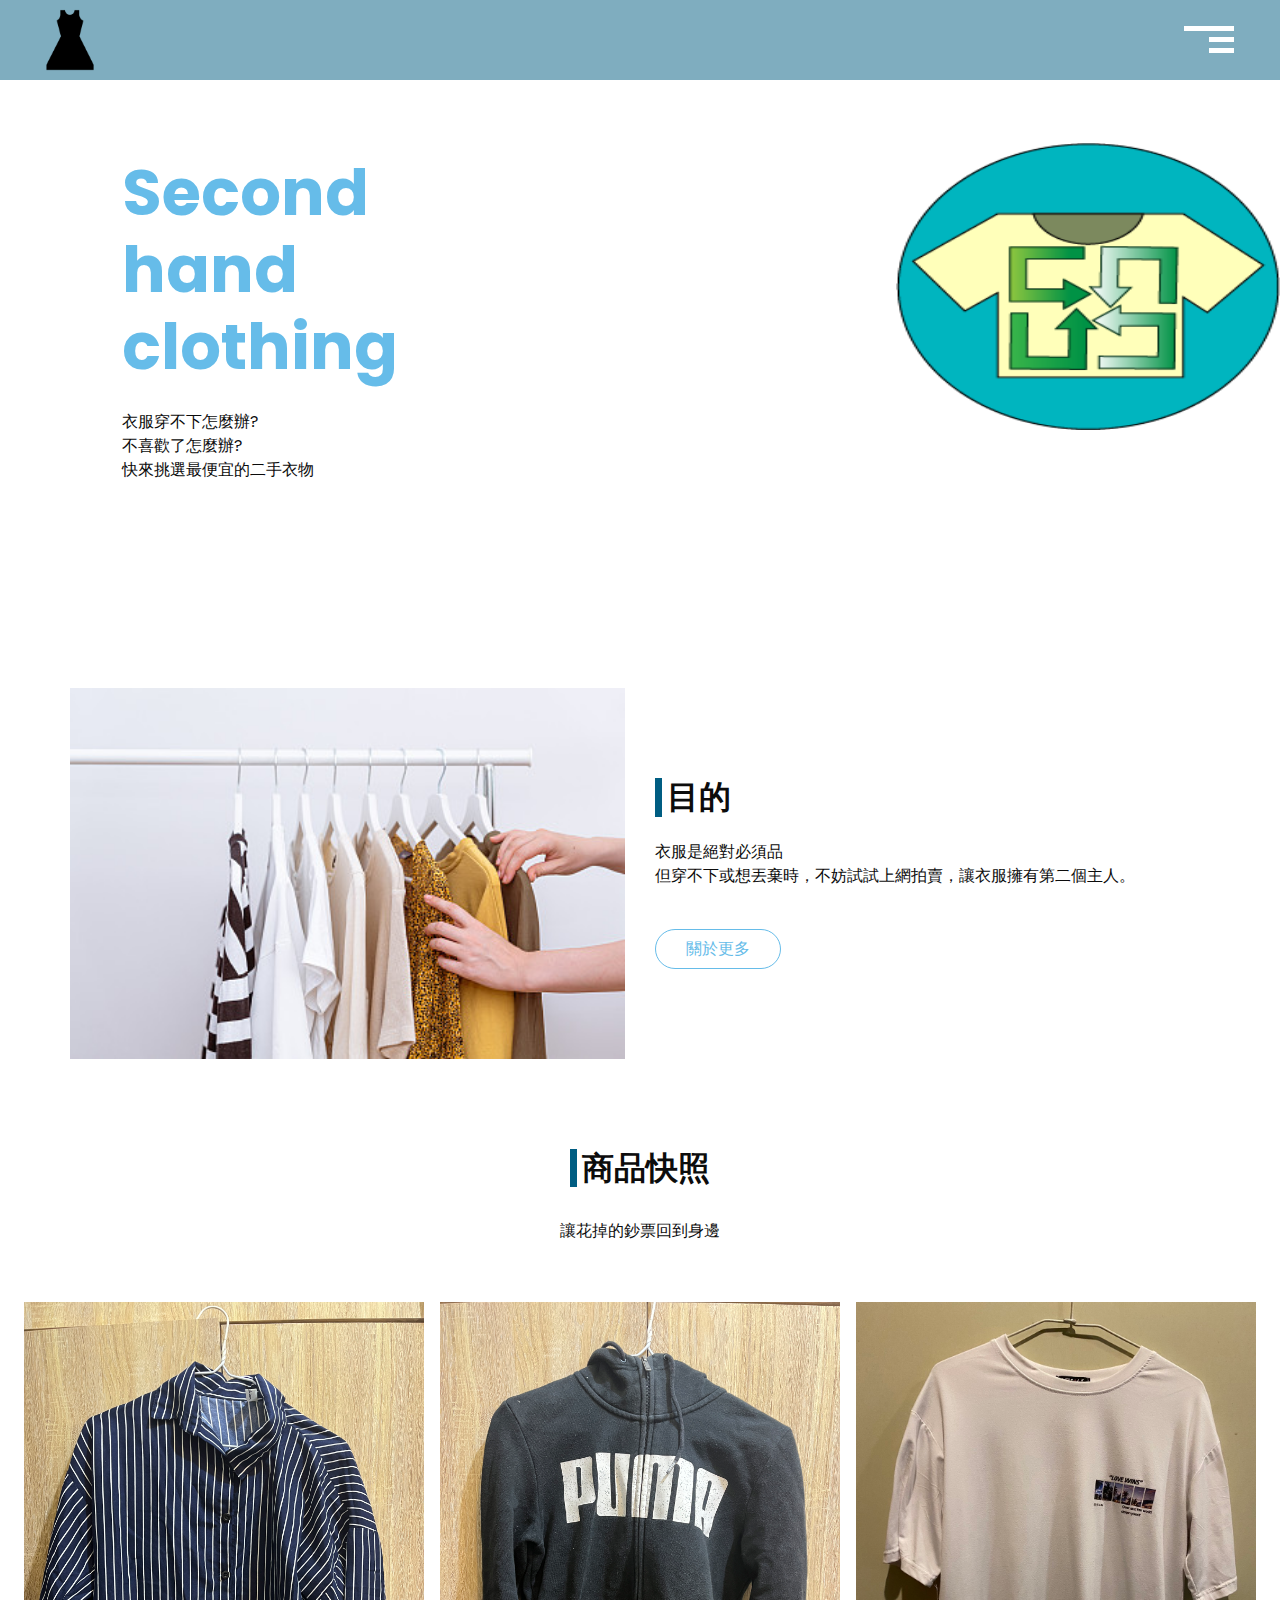
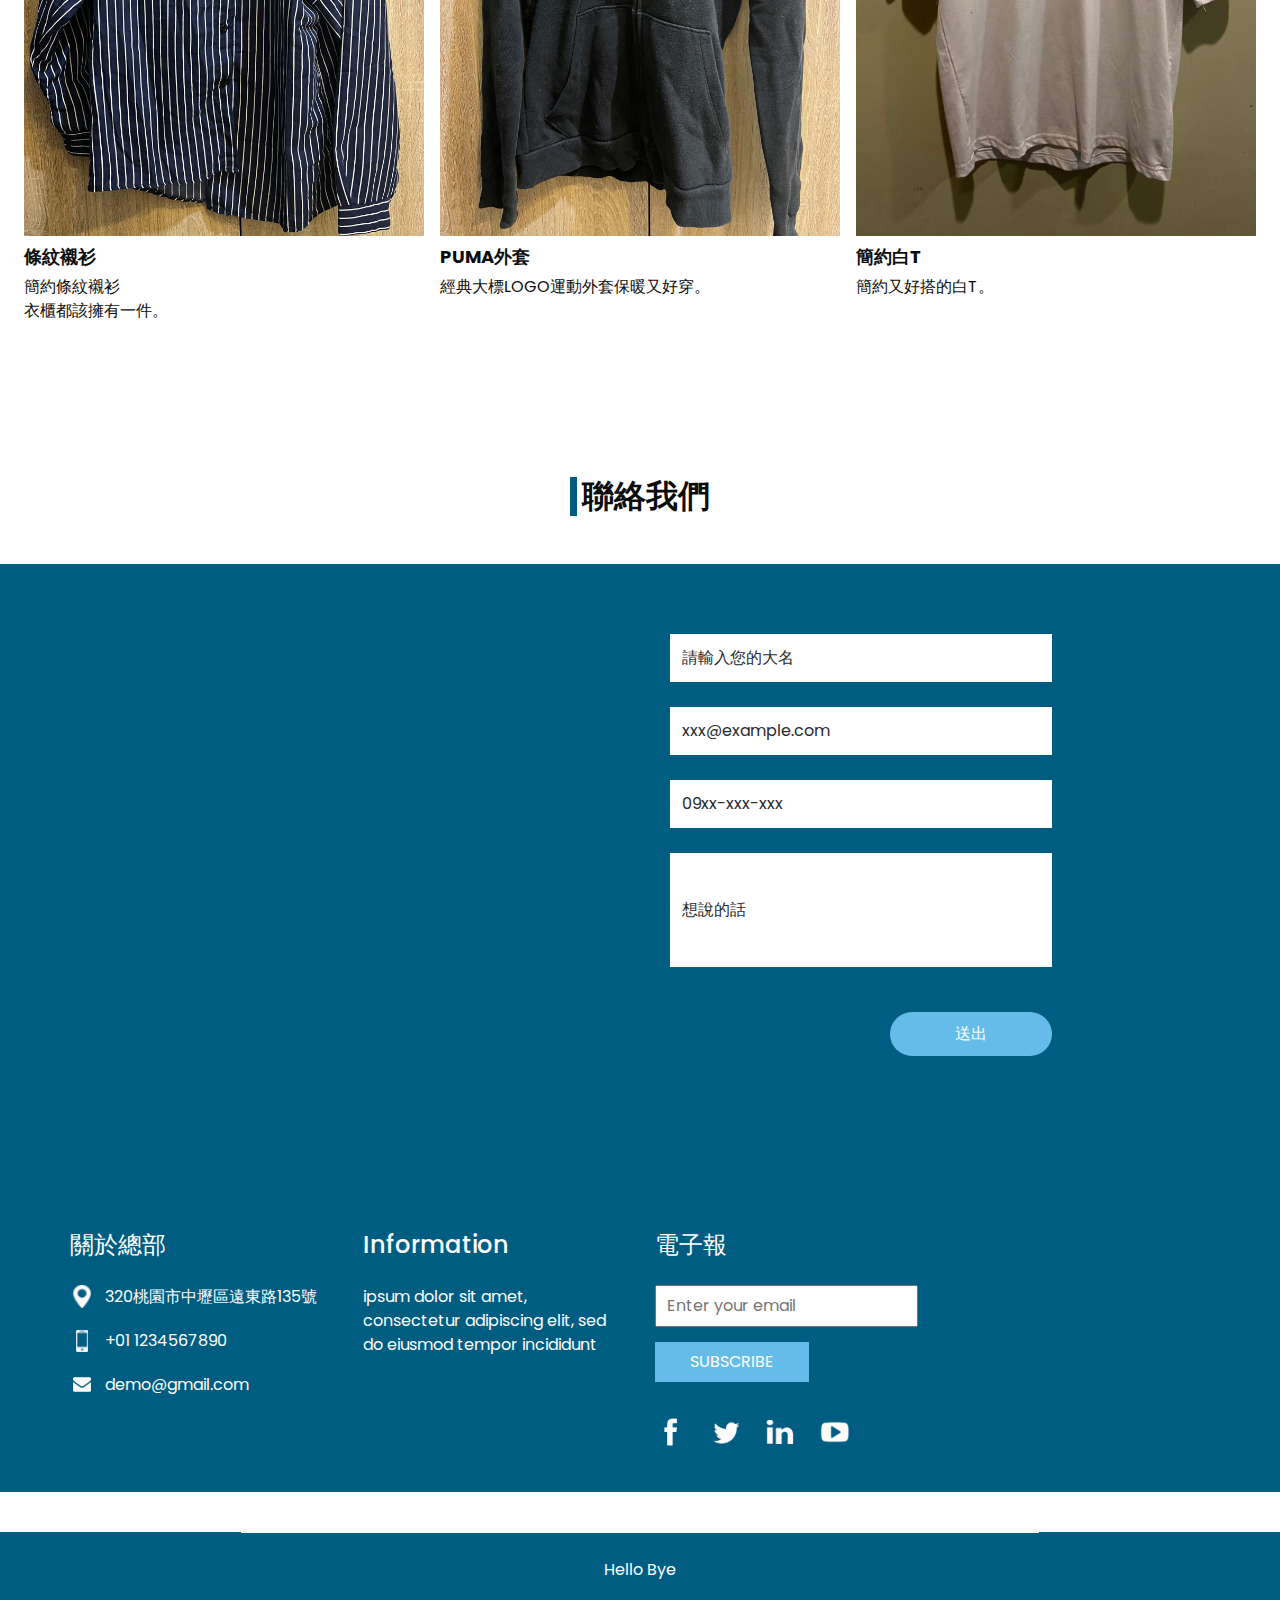
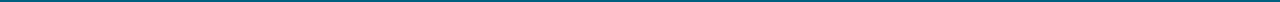
<file: HW2/index.html>
<!DOCTYPE html>
<html>

<head>
  <!-- Basic -->
  <meta charset="utf-8" />
  <meta http-equiv="X-UA-Compatible" content="IE=edge" />
  <!-- Mobile Metas -->
  <meta name="viewport" content="width=device-width, initial-scale=1, shrink-to-fit=no" />
  <!-- Site Metas -->
  <meta name="keywords" content="" />
  <meta name="description" content="" />
  <meta name="author" content="" />
  
  <link rel="icon" href="images/6.ico" type="image/x-icon" / >
  <title>二手衣服拍賣</title>
  

  <!-- bootstrap core css -->
  <link rel="stylesheet" type="text/css" href="css/bootstrap.css" />

  <!-- fonts style -->
  <link href="https://fonts.googleapis.com/css?family=Poppins:400,700|Raleway:400,700&display=swap" rel="stylesheet">
  <!-- Custom styles for this template -->
  <link href="css/style.css" rel="stylesheet" />
  <!-- responsive style -->
  <link href="css/responsive.css" rel="stylesheet" />
  <style>
  @media only screen and (device-width: 375px) {
        body { background-color: black; }
/* 2532x1170 pixels at 460ppi */}
  @media screen and (device-width: 390px) and (device-height: 844px) 
    and (-webkit-device-pixel-ratio: 3) 
    {
      body {background-color: black;
            color: white;
        
      }
    }
</style>
  
</head>

<body>
  <div class="hero_area">
    <!-- header section strats -->
    <header class="header_section">
      <div class="container-fluid">
        <nav class="navbar navbar-expand-lg custom_nav-container">
          <a class="navbar-brand" href="index.html">
            <img src="images/圖標.png" alt="" />
          </a>
          <div class="navbar-collapse" id="">
            

            <div class="custom_menu-btn">
              <button onclick="openNav()">
                <span class="s-1">

                </span>
                <span class="s-2">

                </span>
                <span class="s-3">

                </span>
              </button>
            </div>
            <div id="myNav" class="overlay">
              <div class="overlay-content">
                <a href="index.html">HOME</a>
                <a href="about.html">ABOUT</a>
              <!--  <a href="house.html">HOUSE</a> -->
                
                <a href="contact.html">CONTACT US</a>
                <a href="aaa.html">COMMODITY</a>
              </div>
            </div>
          </div>
        </nav>
      </div>
    </header>
    <!-- end header section -->
    <!-- slider section -->
    <section class="slider_section ">
      <div class="container-fluid">
        <div class="row">
          <div class="col-md-4 offset-md-1">
            <div class="detail-box">
              <h1>
                
				Second<br>
                hand clothing
              </h1>
              <p>
                衣服穿不下怎麼辦? <br>
                不喜歡了怎麼辦?<br>
                快來挑選最便宜的二手衣物<br>
                
              </p>
             
                
              </div>
            </div>
          </div>
        </div>
      </div>
    </section>
    <!-- end slider section -->
  </div>

 
  

      


	</div>
   
  </section>

 <!-- <div class="ibox">
      <iframe width="640" height="360" src="https://naozhong.tw/embed/jishiqi/#date=2022-11-30T23:55:00&digital=0&theme=0&color=4&ampm=0&sound=xylophone" frameborder="0" allowfullscreen></iframe>
  </div>
</div> -->

 
 <!-- about section -->

  <section class="about_section layout_padding-bottom">
    <!--<div class="square-box">
      <img src="images/square.png" alt="">
    </div> -->
    <div class="container">
      <div class="row">
        <div class="col-md-6">
          <div class="img-box">
            <img src="images/挑衣服.jpg.jpg" alt="">
          </div>
        </div>
        <div class="col-md-6">
          <div class="detail-box">
            <div class="heading_container">
              <h2>
                目的
              </h2>
            </div>
            <p>
			 衣服是絕對必須品<br>
			但穿不下或想丟棄時，不妨試試上網拍賣，讓衣服擁有第二個主人。	
              
            </p>
            <a href="about.html">
              關於更多
            </a>
          </div>
        </div>
      </div>
    </div>
  </section>

  <!-- end about section -->
  
  
  

  <!-- sale section -->

  <section class="sale_section layout_padding-bottom">
    <div class="container-fluid">
      <div class="heading_container">
        <h2>
          商品快照
        
        </h2>
        <p>
		<br>
          讓花掉的鈔票回到身邊
        </p>
      </div>
      <div class="sale_container">
        <div class="box">
          <div class="img-box">
            <img src="images/襯衫.JPG" alt="">
          </div>
          <div class="detail-box">
            <h6>
              條紋襯衫
            </h6>
            <p>
              簡約條紋襯衫<br>
			  衣櫃都該擁有一件。
            </p>
          </div>
        </div>
        <div class="box">
          <div class="img-box">
            <img src="images/外套.JPG" alt="">
          </div>
          <div class="detail-box">
            <h6>
              PUMA外套
            </h6>
            <p>
              經典大標LOGO運動外套保暖又好穿。
            </p>
          </div>
        </div>
        <div class="box">
          <div class="img-box">
            <img src="images/白踢.JPG" alt="">
          </div>
          <div class="detail-box">
            <h6>
              簡約白T
            </h6>
            <p>
              簡約又好搭的白T。
            </p>
          </div>
        </div>
      <!--  <div class="box">
          <div class="img-box">
            <img src="images/s-4.jpg" alt="">
          </div>
          <div class="detail-box">
            <h6>
              apertments house
            </h6>
            <p>
              There are many variations of passages of Lorem Ipsum available, but
            </p>
          </div>
        </div>
        <div class="box">
          <div class="img-box">
            <img src="images/s-5.jpg" alt="">
          </div>
          <div class="detail-box">
            <h6>
              apertments house
            </h6>
            <p>
              There are many variations of passages of Lorem Ipsum available, but
            </p>
          </div>
        </div>
        <div class="box">
          <div class="img-box">
            <img src="images/s-6.jpg" alt="">
          </div>
          <div class="detail-box">
            <h6>
              apertments house
            </h6>
            <p>
              There are many variations of passages of Lorem Ipsum available, but
            </p>
          </div>
        </div>
      </div>  
      <div class="btn-box">
        <a href="">
          Find More
        </a>
      </div>
    </div>-->
  </section>  

  <!-- end sale section -->

  <!-- price section -->

 
  

  <!-- contact section -->

  <section class="contact_section ">
    <div class="container">
      <div class="heading_container">
        <h2>
          聯絡我們
        </h2>
      </div>
    </div>
    <div class="container-fluid">
      <div class="row">
        <div class="col-md-6 px-0">
          <div class="map_container">
            <div class="map-responsive">
			  <iframe src="https://www.google.com/maps/embed?pb=!1m18!1m12!1m3!1d3616.87632351995!2d121.26125351432229!3d24.970322146996665!2m3!1f0!2f0!3f0!3m2!1i1024!2i768!4f13.1!3m3!1m2!1s0x34681f5490d43fcd%3A0x186eb5a7e52b332b!2z5YWD5pm65aSn5a24!5e0!3m2!1szh-TW!2stw!4v1667426917837!5m2!1szh-TW!2stw" width="600" height="450" style="border:0;" allowfullscreen="" loading="lazy" referrerpolicy="no-referrer-when-downgrade"></iframe>
            </div>
          </div>
        </div>
        <div class="col-lg-4 col-md-5 ">
          <div class="form_container">
            <form action="">
              <div>
                <input type="text" placeholder="請輸入您的大名" />
              </div>
              <div>
                <input type="email" placeholder="xxx@example.com" />
              </div>
              <div>
                <input type="text" placeholder="09xx-xxx-xxx" />
              </div>
              <div>
                <input type="text" class="message-box" placeholder="想說的話" />
              </div>
              <div class="d-flex ">
                <button>
                  送出
                </button>
              </div>
            </form>
          </div>
        </div>

      </div>
    </div>
  </section>

  <!-- end contact section -->



  <!-- info section -->
  <section class="info_section ">
    <div class="container">
      <div class="row">
        <div class="col-md-3">
          <div class="info_contact">
            <h5>
              關於總部
            </h5>
            <div>
              <div class="img-box">
                <img src="images/location.png" width="18px" alt="">
              </div>
              <p>
                320桃園市中壢區遠東路135號
              </p>
            </div>
            <div>
              <div class="img-box">
                <img src="images/phone.png" width="12px" alt="">
              </div>
              <p>
                +01 1234567890
              </p>
            </div>
            <div>
              <div class="img-box">
                <img src="images/mail.png" width="18px" alt="">
              </div>
              <p>
                demo@gmail.com
              </p>
            </div>
          </div>
        </div>
        <div class="col-md-3">
          <div class="info_info">
            <h5>
              Information
            </h5>
            <p>
              ipsum dolor sit amet, consectetur adipiscing elit, sed do eiusmod tempor incididunt
            </p>
          </div>
        </div>

        
        <div class="col-md-3">
          <div class="info_form ">
            <h5>
              電子報
            </h5>
            <form action="">
              <input type="email" placeholder="Enter your email">
              <button>
                Subscribe
              </button>
            </form>
            <div class="social_box">
              <a href="">
                <img src="images/fb.png" alt="">
              </a>
              <a href="">
                <img src="images/twitter.png" alt="">
              </a>
              <a href="">
                <img src="images/linkedin.png" alt="">
              </a>
              <a href="">
                <img src="images/youtube.png" alt="">
              </a>
            </div>
          </div>
        </div>
      </div>
    </div>
  </section>

  <!-- end info_section -->


  <!-- footer section -->
  <section class="container-fluid footer_section ">
    <div class="container">
      <p>
        Hello
         Bye
      </p>
    </div>
  </section>
  <!-- end  footer section -->


  <script type="text/javascript" src="js/jquery-3.4.1.min.js"></script>
  <script type="text/javascript" src="js/bootstrap.js"></script>
  <script type="text/javascript" src="js/custom.js"></script>


</body>

</html>
</file>
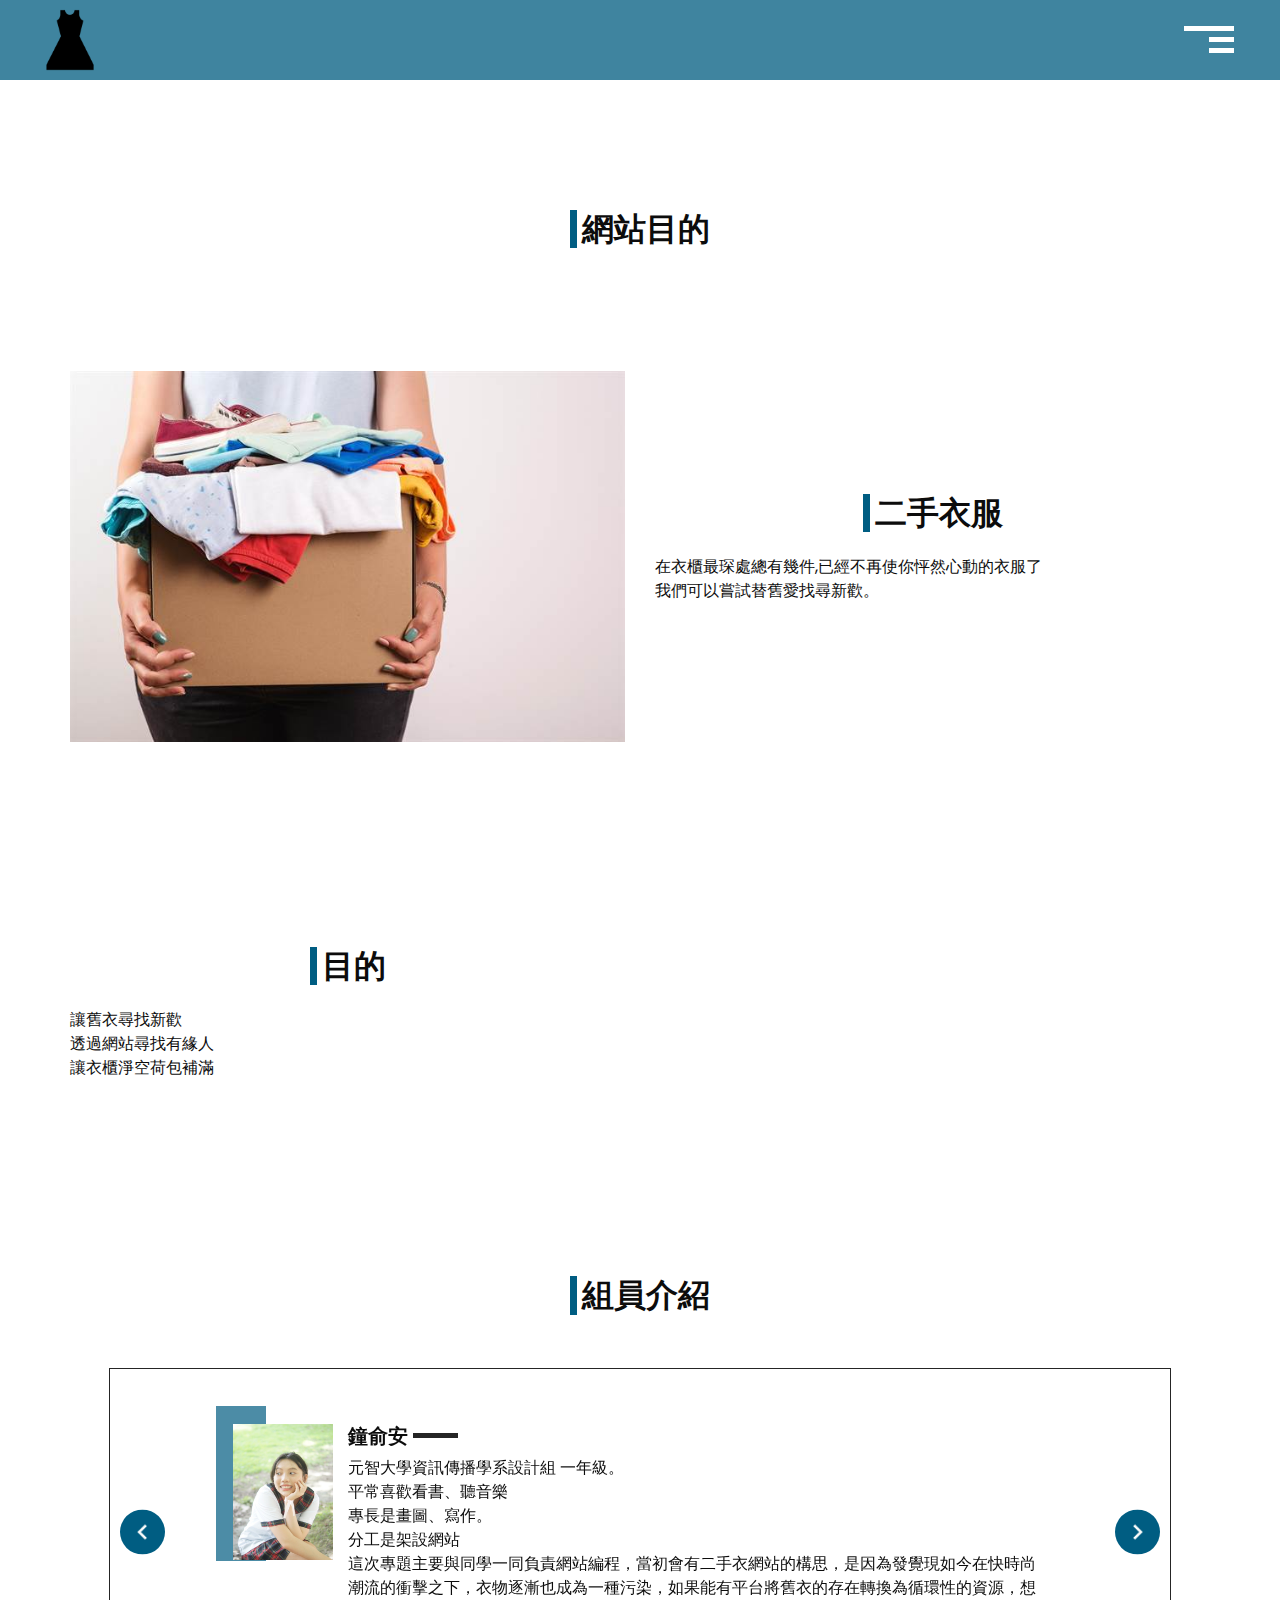
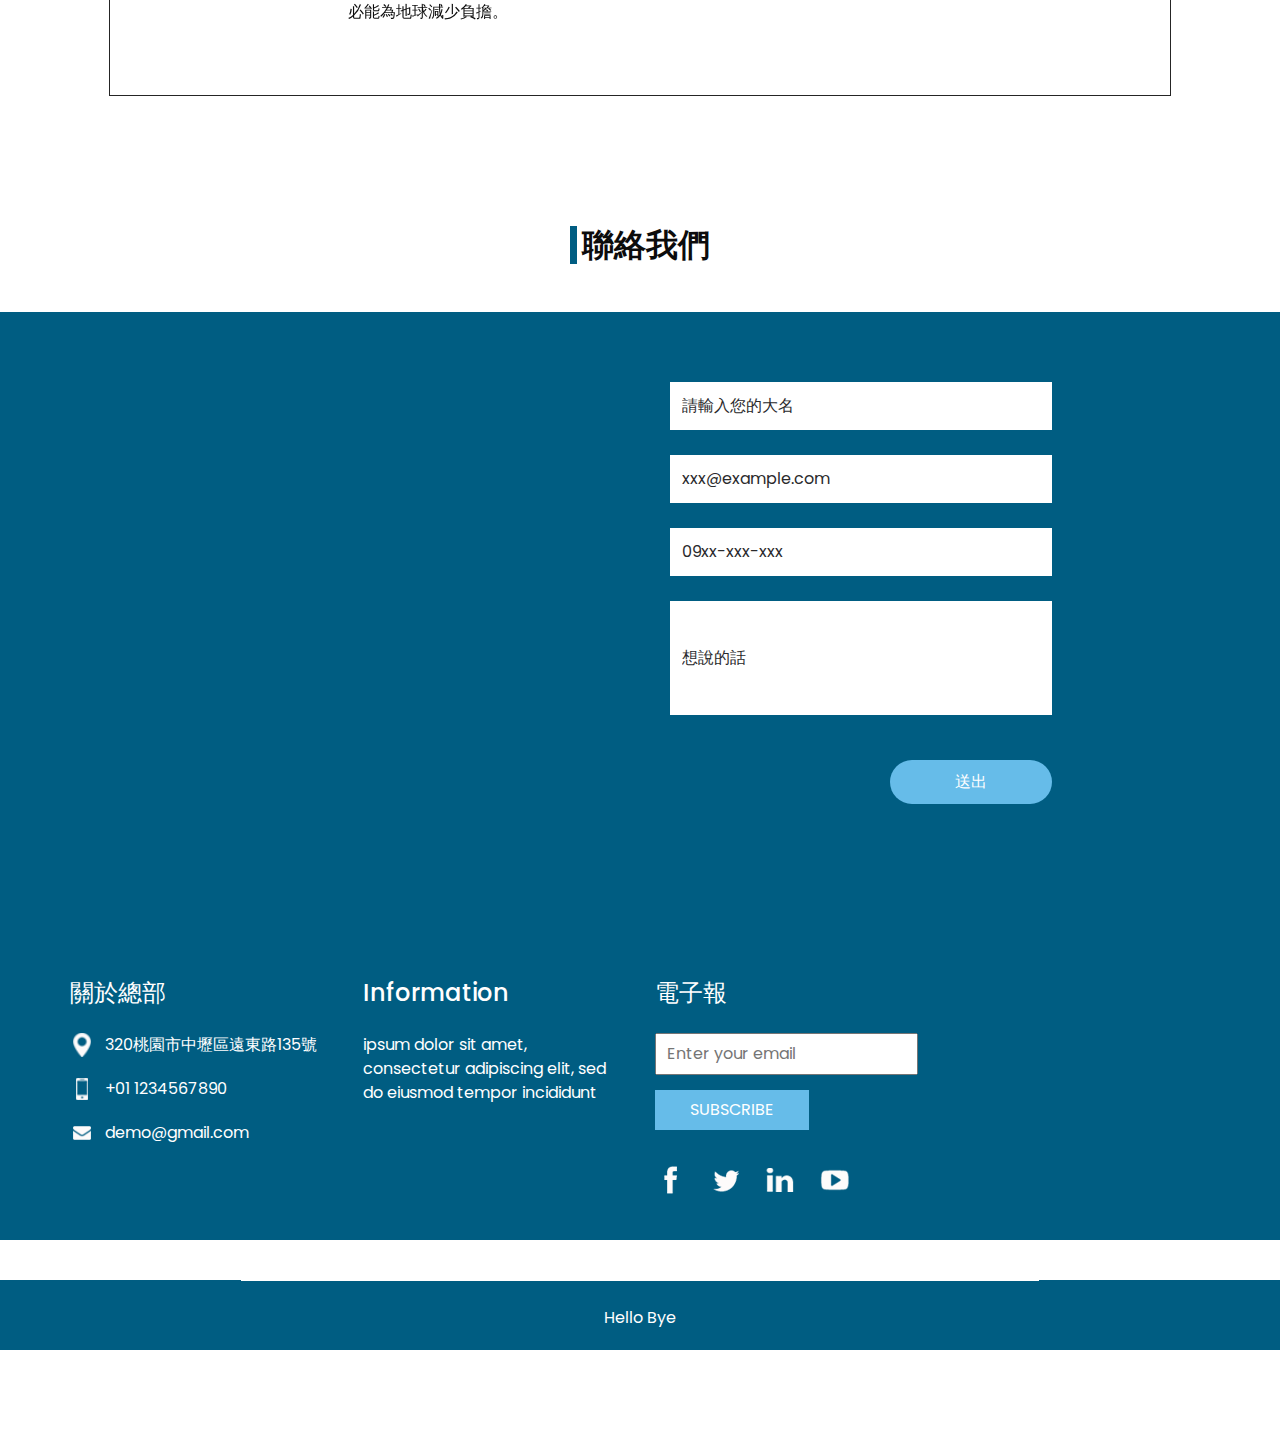
<file: HW2/about.html>
<!DOCTYPE html>
<html>

<head>
  <!-- Basic -->
  <meta charset="utf-8" />
  <meta http-equiv="X-UA-Compatible" content="IE=edge" />
  <!-- Mobile Metas -->
  <meta name="viewport" content="width=device-width, initial-scale=1, shrink-to-fit=no" />
  <!-- Site Metas -->
  <meta name="keywords" content="" />
  <meta name="description" content="" />
  <meta name="author" content="" />

  <link rel="icon" href="images/6.ico" type="image/x-icon" / >
  <title>ABOUT </title>


  <!-- bootstrap core css -->
  <link rel="stylesheet" type="text/css" href="css/bootstrap.css" />

  <!-- fonts style -->
  <link href="https://fonts.googleapis.com/css?family=Poppins:400,700|Raleway:400,700&display=swap" rel="stylesheet">
  <!-- Custom styles for this template -->
  <link href="css/style.css" rel="stylesheet" />
  <!-- responsive style -->
  <link href="css/responsive.css" rel="stylesheet" />
</head>

<body class="sub_page">
  <div class="hero_area">
    <!-- header section strats -->
    <header class="header_section">
      <div class="container-fluid">
        <nav class="navbar navbar-expand-lg custom_nav-container">
          <a class="navbar-brand" href="index.html">
            <img src="images/圖標.png" alt="" />
          </a>
          <div class="navbar-collapse" id="">

            <div class="custom_menu-btn">
              <button onclick="openNav()">
                <span class="s-1">

                </span>
                <span class="s-2">

                </span>
                <span class="s-3">

                </span>
              </button>
            </div>
            <div id="myNav" class="overlay">
              <div class="overlay-content">
                <a href="index.html">HOME</a>
                <a href="about.html">ABOUT</a>
              
                <a href="contact.html">CONTACT US</a>
                <a href="aaa.html">COMMODITY</a>
              </div>
            </div>
          </div>
        </nav>
      </div>
    </header>
    <!-- end header section -->
  </div>


  <!-- about section -->

<section class="price_section layout_padding">
    <div class="container">
      <div class="heading_container">
        <h2>
          網站目的
        </h2>
		</div>
		</div>
  <section class="about_section layout_padding-bottom">
    <div class="container">
      <div class="row">
        <div class="col-md-6">
          <div class="img-box">
            <img src="images/抱衣服.jpg" alt="">
          </div>
        </div>
        <div class="col-md-6">
          <div class="detail-box">
            <div class="heading_container">
              <h2>
                二手衣服
              </h2>
            </div>
            <p>
            在衣櫃最琛處總有幾件,已經不再使你怦然心動的衣服了 <br>
			 我們可以嘗試替舊愛找尋新歡。
            </p>
           
          </div>
        </div>
      </div>
    </div>
  </section>

  <!-- end about section -->
  
  
  
  <!-- about section -->
  
<section class="about_section layout_padding-bottom">
    <div class="container">
      <div class="row">
        <div class="col-md-6">
          <div class="detail-box">
            <div class="heading_container">
              <h2>
               目的
              </h2>
            </div>
            <p>
            
              讓舊衣尋找新歡<br>
			透過網站尋找有緣人<br>
      讓衣櫃淨空荷包補滿<br>
       </p>
            
       
        </div>
      </div>
    </div>
  </section>
  
  
   <!-- end about section -->
   <!-- client secction -->

  <section class="client_section layout_padding">
    <div class="container-fluid">
      <div class="heading_container">
        <h2>
          組員介紹
        </h2>
		
      </div>
	  
      <div class="client_container">
        <div id="carouselExampleControls" class="carousel slide" data-ride="carousel">
          <div class="carousel-inner">
            <div class="carousel-item active">
              <div class="box">
                <div class="img-box">
                  <img src="images/安.jpg" alt="">
                </div>
                <div class="detail-box">
                  <h5>
                    <span>鐘俞安</span>
                    <hr>
                  </h5>
                  <p>
                      元智大學資訊傳播學系設計組 一年級。<br>
                      平常喜歡看書、聽音樂<br>
                      專長是畫圖、寫作。<br>
                      分工是架設網站<br>
                      這次專題主要與同學一同負責網站編程，當初會有二手衣網站的構思，是因為發覺現如今在快時尚潮流的衝擊之下，衣物逐漸也成為一種污染，如果能有平台將舊衣的存在轉換為循環性的資源，想必能為地球減少負擔。<br>
                  </p>
                </div>
              </div>
            </div>
            <div class="carousel-item">
              <div class="box">
                <div class="img-box">
                  <img src="images/415013.jpg" alt="">
                </div>
                <div class="detail-box">
                  <h5>
                    <span>蔡亞潔</span>
                    <hr>
                  </h5>
                  <p>
                    資訊傳播學系3A，擅長美術。<br>
                    分工:影片錄製。<br>
                  </p>
                </div>
              </div>
            </div>
            <div class="carousel-item">
              <div class="box">
                <div class="img-box">
                  <img src="images/22.jpg" alt="">
                </div>
                <div class="detail-box">
                  <h5>
                    <span>張耘嘉</span>
                    <hr>
                  </h5>
                  <p>
                    資訊傳播學系4B，擅長文案及攝影。<br>
                    分工:上傳程式碼與簡報。<br>
                  </p>
                </div>
              </div>
            </div>
            <div class="carousel-item">
              <div class="box">
                <div class="img-box">
                  <img src="images/周.jpg" alt="">
                </div>
                <div class="detail-box">
                  <h5>
                    <span>周芷舲</span>
                    <hr>
                  </h5>
                  <p>
                    元智大學 資訊傳播學系設計組 一年級<br>
                    專長:畫插畫<br>
                    分工:架設網站<br>
                    想架設一個實用性高的網站，舊衣回收不但能減輕衣櫃負擔，還可以幫衣服找到第二個家。
                  </p>
                </div>
              </div>
            </div>
          </div>
          <a class="carousel-control-prev" href="#carouselExampleControls" role="button" data-slide="prev">
            <span class="sr-only">Previous</span>
          </a>
          <a class="carousel-control-next" href="#carouselExampleControls" role="button" data-slide="next">
            <span class="sr-only">Next</span>
          </a>
        </div>

      </div>
    </div>
  </section>

  <!-- end client section -->


   <section class="contact_section ">
    <div class="container">
      <div class="heading_container">
        <h2>
          聯絡我們
        </h2>
      </div>
    </div>
    <div class="container-fluid">
      <div class="row">
        <div class="col-md-6 px-0">
          <div class="map_container">
            <div class="map-responsive">
			  <iframe src="https://www.google.com/maps/embed?pb=!1m18!1m12!1m3!1d3616.87632351995!2d121.26125351432229!3d24.970322146996665!2m3!1f0!2f0!3f0!3m2!1i1024!2i768!4f13.1!3m3!1m2!1s0x34681f5490d43fcd%3A0x186eb5a7e52b332b!2z5YWD5pm65aSn5a24!5e0!3m2!1szh-TW!2stw!4v1667426917837!5m2!1szh-TW!2stw" width="600" height="450" style="border:0;" allowfullscreen="" loading="lazy" referrerpolicy="no-referrer-when-downgrade"></iframe>
            </div>
          </div>
        </div>
        <div class="col-lg-4 col-md-5 ">
          <div class="form_container">
            <form action="">
              <div>
                <input type="text" placeholder="請輸入您的大名" />
              </div>
              <div>
                <input type="email" placeholder="xxx@example.com" />
              </div>
              <div>
                <input type="text" placeholder="09xx-xxx-xxx" />
              </div>
              <div>
                <input type="text" class="message-box" placeholder="想說的話" />
              </div>
              <div class="d-flex ">
                <button>
                  送出
                </button>
              </div>
            </form>
          </div>
        </div>

      </div>
    </div>
  </section>

  <!-- end contact section -->



  <!-- info section -->
  <section class="info_section ">
    <div class="container">
      <div class="row">
        <div class="col-md-3">
          <div class="info_contact">
            <h5>
              關於總部
            </h5>
            <div>
              <div class="img-box">
                <img src="images/location.png" width="18px" alt="">
              </div>
              <p>
                320桃園市中壢區遠東路135號
              </p>
            </div>
            <div>
              <div class="img-box">
                <img src="images/phone.png" width="12px" alt="">
              </div>
              <p>
                +01 1234567890
              </p>
            </div>
            <div>
              <div class="img-box">
                <img src="images/mail.png" width="18px" alt="">
              </div>
              <p>
                demo@gmail.com
              </p>
            </div>
          </div>
        </div>
        <div class="col-md-3">
          <div class="info_info">
            <h5>
              Information
            </h5>
            <p>
              ipsum dolor sit amet, consectetur adipiscing elit, sed do eiusmod tempor incididunt
            </p>
          </div>
        </div>

        
        <div class="col-md-3">
          <div class="info_form ">
            <h5>
              電子報
            </h5>
            <form action="">
              <input type="email" placeholder="Enter your email">
              <button>
                Subscribe
              </button>
            </form>
            <div class="social_box">
              <a href="">
                <img src="images/fb.png" alt="">
              </a>
              <a href="">
                <img src="images/twitter.png" alt="">
              </a>
              <a href="">
                <img src="images/linkedin.png" alt="">
              </a>
              <a href="">
                <img src="images/youtube.png" alt="">
              </a>
            </div>
          </div>
        </div>
      </div>
    </div>
  </section>

  <!-- end info_section -->


  <!-- footer section -->
  <section class="container-fluid footer_section ">
    <div class="container">
      <p>
        Hello
         Bye
      </p>
    </div>
  </section>
  <!-- end  footer section -->


  <script type="text/javascript" src="js/jquery-3.4.1.min.js"></script>
  <script type="text/javascript" src="js/bootstrap.js"></script>
  <script type="text/javascript" src="js/custom.js"></script>


</body>

</html>
</file>
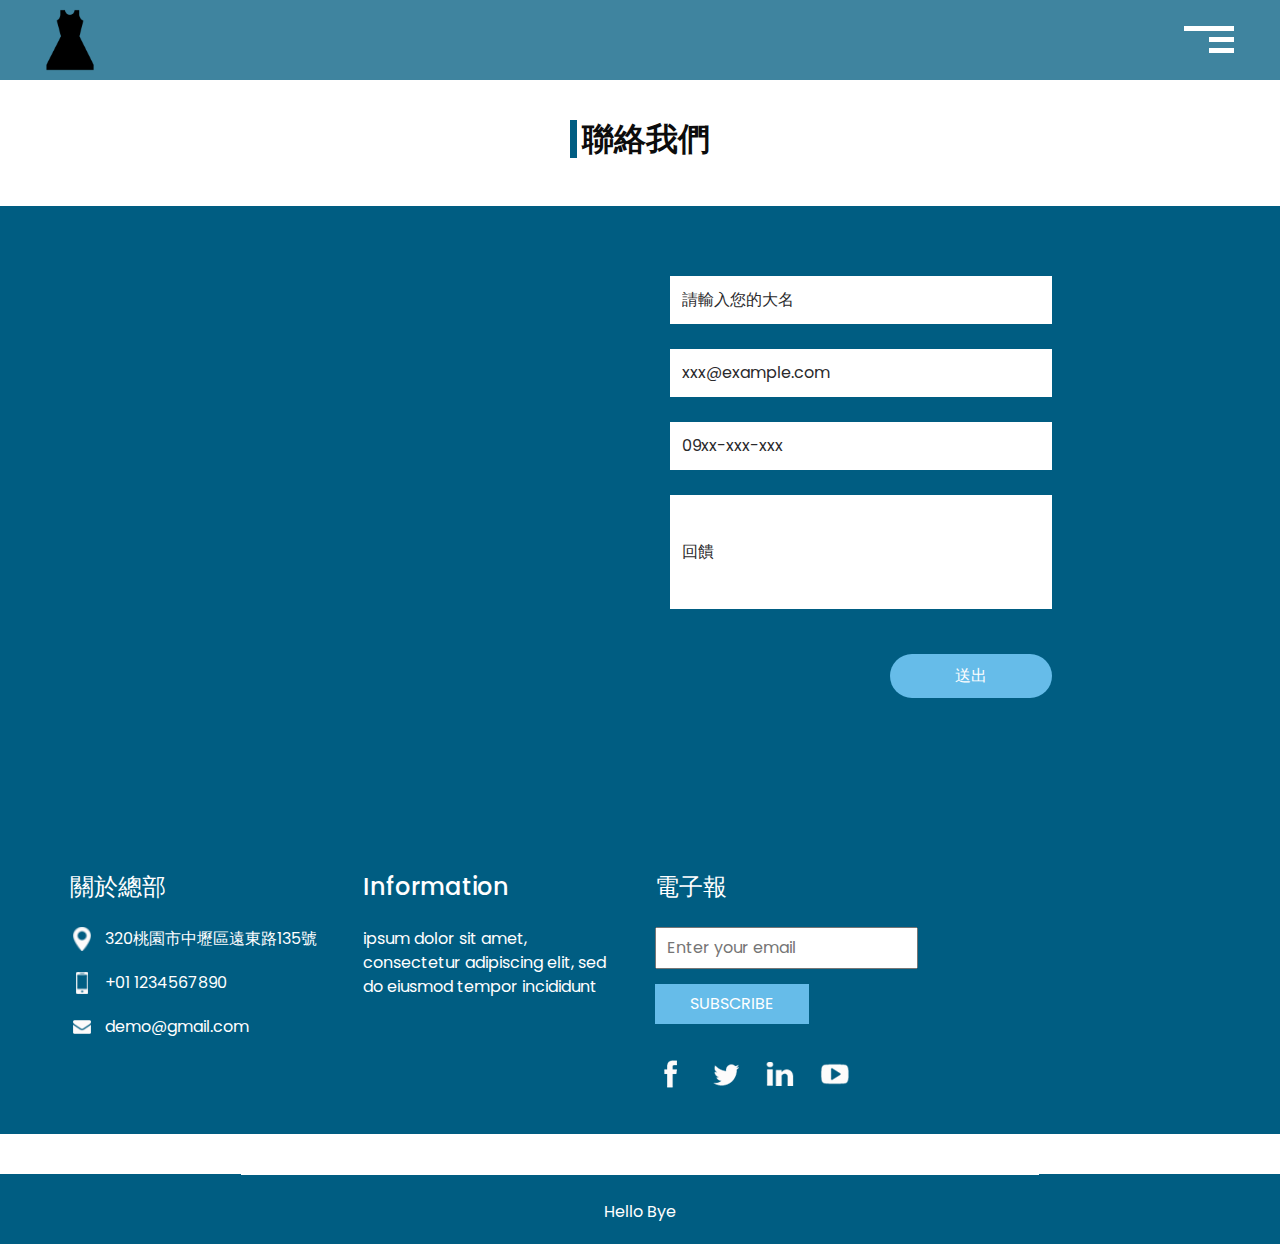
<file: HW2/contact.html>
<!DOCTYPE html>
<html>

<head>
  <!-- Basic -->
  <meta charset="utf-8" />
  <meta http-equiv="X-UA-Compatible" content="IE=edge" />
  <!-- Mobile Metas -->
  <meta name="viewport" content="width=device-width, initial-scale=1, shrink-to-fit=no" />
  <!-- Site Metas -->
  <meta name="keywords" content="" />
  <meta name="description" content="" />
  <meta name="author" content="" />

  <link rel="icon" href="images/6.ico" type="image/x-icon" / >
  <title>聯絡我們</title>


  <!-- bootstrap core css -->
  <link rel="stylesheet" type="text/css" href="css/bootstrap.css" />

  <!-- fonts style -->
  <link href="https://fonts.googleapis.com/css?family=Poppins:400,700|Raleway:400,700&display=swap" rel="stylesheet">
  <!-- Custom styles for this template -->
  <link href="css/style.css" rel="stylesheet" />
  <!-- responsive style -->
  <link href="css/responsive.css" rel="stylesheet" />
</head>

<body class="sub_page">
  <div class="hero_area">
    <!-- header section strats -->
    <header class="header_section">
      <div class="container-fluid">
        <nav class="navbar navbar-expand-lg custom_nav-container">
          <a class="navbar-brand" href="index.html">
            <img src="images/圖標.png" alt="" />
          </a>
          <div class="navbar-collapse" id="">
            

            <div class="custom_menu-btn">
              <button onclick="openNav()">
                <span class="s-1">

                </span>
                <span class="s-2">

                </span>
                <span class="s-3">

                </span>
              </button>
            </div>
            <div id="myNav" class="overlay">
              <div class="overlay-content">
                <a href="index.html">HOME</a>
                  <a href="about.html">ABOUT</a>
            
                  <a href="contact.html">CONTACT US</a>
                  <a href="aaa.html">COMMODITY</a>
              </div>
            </div>
          </div>
        </nav>
      </div>
    </header>
    <!-- end header section -->
  </div>


  <!-- contact section -->

  <section class="contact_section ">
    <div class="container">
      <div class="heading_container">
        <h2>
          聯絡我們
        </h2>
      </div>
    </div>
    <div class="container-fluid">
      <div class="row">
        <div class="col-md-6 px-0">
          <div class="map_container">
            <div class="map-responsive">
			  <iframe src="https://www.google.com/maps/embed?pb=!1m18!1m12!1m3!1d3616.87632351995!2d121.26125351432229!3d24.970322146996665!2m3!1f0!2f0!3f0!3m2!1i1024!2i768!4f13.1!3m3!1m2!1s0x34681f5490d43fcd%3A0x186eb5a7e52b332b!2z5YWD5pm65aSn5a24!5e0!3m2!1szh-TW!2stw!4v1667426917837!5m2!1szh-TW!2stw" width="600" height="450" style="border:0;" allowfullscreen="" loading="lazy" referrerpolicy="no-referrer-when-downgrade"></iframe>
            </div>
          </div>
        </div>
        <div class="col-lg-4 col-md-5 ">
          <div class="form_container">
            <form action="">
              <div>
                <input type="text" placeholder="請輸入您的大名" />
              </div>
              <div>
                <input type="email" placeholder="xxx@example.com" />
              </div>
              <div>
                <input type="text" placeholder="09xx-xxx-xxx" />
              </div>
              <div>
                <input type="text" class="message-box" placeholder="回饋" />
              </div>
              <div class="d-flex ">
                <button>
                  送出
                </button>
              </div>
            </form>
          </div>
        </div>

      </div>
    </div>
  </section>

  <!-- end contact section -->



  <!-- info section -->
  <section class="info_section ">
    <div class="container">
      <div class="row">
        <div class="col-md-3">
          <div class="info_contact">
            <h5>
              關於總部
            </h5>
            <div>
              <div class="img-box">
                <img src="images/location.png" width="18px" alt="">
              </div>
              <p>
                320桃園市中壢區遠東路135號
              </p>
            </div>
            <div>
              <div class="img-box">
                <img src="images/phone.png" width="12px" alt="">
              </div>
              <p>
                +01 1234567890
              </p>
            </div>
            <div>
              <div class="img-box">
                <img src="images/mail.png" width="18px" alt="">
              </div>
              <p>
                demo@gmail.com
              </p>
            </div>
          </div>
        </div>
        <div class="col-md-3">
          <div class="info_info">
            <h5>
              Information
            </h5>
            <p>
              ipsum dolor sit amet, consectetur adipiscing elit, sed do eiusmod tempor incididunt
            </p>
          </div>
        </div>

        
        <div class="col-md-3">
          <div class="info_form ">
            <h5>
              電子報
            </h5>
            <form action="">
              <input type="email" placeholder="Enter your email">
              <button>
                Subscribe
              </button>
            </form>
            <div class="social_box">
              <a href="">
                <img src="images/fb.png" alt="">
              </a>
              <a href="">
                <img src="images/twitter.png" alt="">
              </a>
              <a href="">
                <img src="images/linkedin.png" alt="">
              </a>
              <a href="">
                <img src="images/youtube.png" alt="">
              </a>
            </div>
          </div>
        </div>
      </div>
    </div>
  </section>

  <!-- end info_section -->


  <!-- footer section -->
  <section class="container-fluid footer_section ">
    <div class="container">
      <p>
        Hello
         Bye
      </p>
    </div>
  </section>
  <!-- end  footer section -->


  <script type="text/javascript" src="js/jquery-3.4.1.min.js"></script>
  <script type="text/javascript" src="js/bootstrap.js"></script>
  <script type="text/javascript" src="js/custom.js"></script>


</body>

</html>
</file>
<file: HW2/css/style.css>
body {
  font-family: 'Poppins',Microsoft JhengHei, sans-serif;
  color: #0c0c0c;
  background-color: #ffffff;
}


.layout_padding {
  padding-top: 90px;
  padding-bottom: 90px;
}

.layout_padding2 {
  padding: 45px 0;
}

.layout_padding2-top {
  padding-top: 45px;
  padding-bottom: 45px;
}

.layout_padding2-bottom {
  padding-bottom: 45px;
}

.layout_padding-top {
  padding-top: 90px;
}

.layout_padding-bottom {
  padding-bottom: 90px;
}

.heading_container {
  display: -webkit-box;
  display: -ms-flexbox;
  display: flex;
  -webkit-box-orient: vertical;
  -webkit-box-direction: normal;
      -ms-flex-direction: column;
          flex-direction: column;
}

.heading_container h2 {
  padding-left: 5px;
  position: relative;
  border-left: 7px solid #005d82;
  font-weight: bold;
}

/*header section*/
.hero_area {
  background-image: url(../images/111.png);
  position: relative;
  background-repeat: no-repeat;
  background-position: center right;
  background-size: 30% 50%;
}

.sub_page .hero_area {
  height: auto;
  background: none;
  background-color: rgba(0, 91, 128, 0.5);
}

.header_section {
  overflow-x: hidden;
  background-color: rgba(0, 91, 128, 0.5);
}

.header_section .container-fluid {
  padding-right: 25px;
  padding-left: 25px;
}

.header_section .nav_container {
  margin: 0 auto;
}

.header_section .navbar-expand-lg .navbar-nav {
  width: 90%;
}

.header_section .user_option {
  display: -webkit-box;
  display: -ms-flexbox;
  display: flex;
  -webkit-box-align: center;
      -ms-flex-align: center;
          align-items: center;
}

.header_section .user_option a {
  display: -webkit-box;
  display: -ms-flexbox;
  display: flex;
  color: #ffffff;
  -webkit-box-align: center;
      -ms-flex-align: center;
          align-items: center;
}

.custom_nav-container.navbar-expand-lg .navbar-nav .nav-item .nav-link {
  padding: 10px 15px;
  color: #060606;
  text-align: center;
  text-transform: uppercase;
}

.custom_nav-container.navbar-expand-lg .navbar-nav .nav-item.active .nav-link, .custom_nav-container.navbar-expand-lg .navbar-nav .nav-item:hover .nav-link {
  color: #66bce9;
}

a,
a:hover,
a:focus {
  text-decoration: none;
}

a:hover,
a:focus {
  color: initial;
}

.btn,
.btn:focus {
  outline: none !important;
  -webkit-box-shadow: none;
          box-shadow: none;
}

.custom_nav-container .nav_search-btn {
  background-image: url(../images/search-icon.png);
  background-size: 17px;
  background-repeat: no-repeat;
  background-position-y: 7px;
  width: 35px;
  height: 35px;
  padding: 0;
  border: none;
}

.navbar-brand {
  display: -webkit-box;
  display: -ms-flexbox;
  display: flex;
  -webkit-box-align: center;
      -ms-flex-align: center;
          align-items: center;
}

.navbar-brand img {
  width: 90px;
}

.custom_nav-container {
  z-index: 99999;
  padding: 0;
  height: 80px;
}

.custom_nav-container .navbar-toggler {
  outline: none;
}

.custom_nav-container .navbar-toggler .navbar-toggler-icon {
  background-image: url(../images/menu.png);
  background-size: 50px;
  width: 30px;
  height: 30px;
}

.lg_toggl-btn {
  background-color: transparent;
  border: none;
  outline: none;
  width: 56px;
  height: 40px;
  cursor: pointer;
}

.lg_toggl-btn:focus {
  outline: none;
}

.User_option {
  display: -webkit-box;
  display: -ms-flexbox;
  display: flex;
  -webkit-box-align: center;
      -ms-flex-align: center;
          align-items: center;
  margin-left: auto;
  margin-right: 35px;
}

.User_option a {
  color: #ffffff;
}

.custom_menu-btn {
  z-index: 9;
  position: absolute;
  right: 15px;
  top: 7px;
}

.custom_menu-btn2 {
  z-index: 9;
  position: absolute;
  right: 15px;
  top: 7px;
}

.custom_menu-btn button {
  margin-top: 12px;
  outline: none;
  border: none;
  background-color: transparent;
}

.custom_menu-btn2 button {
  margin-top: 12px;
  outline: none;
  border: none;
  background-color: transparent;
}

.custom_menu-btn button span {
  display: block;
  width: 50px;
  height: 5px;
  background-color: #fff;
  margin: 6px 0;
  -webkit-transition: all .3s;
  transition: all .3s;
}

.custom_menu-btn2 button span {
  display: block;
  width: 50px;
  height: 5px;
  background-color: #005d82;
  margin: 6px 0;
  -webkit-transition: all .3s;
  transition: all .3s;
}

.menu_btn-style {
  position: fixed;
  right: 40px;
  top: 7px;
}

.menu_btn2-style {
  position: fixed;
  right: 40px;
  top: 7px;
}

.custom_menu-btn .s-2 {
  width: 25px;
  margin-left: auto;
}

.custom_menu-btn2 .s-2 {
  width: 25px;
  margin-left: auto;
}

.custom_menu-btn .s-3 {
  width: 25px;
  margin-left: auto;
}

.custom_menu-btn2 .s-3 {
  width: 25px;
  margin-left: auto;
}

.overlay {
  height: 100%;
  width: 0;
  position: fixed;
  z-index: 1;
  top: 0;
  left: 0;
  background-color: black;
  background-color: rgba(0, 91, 128, 0.8);
  overflow-x: hidden;
  -webkit-transition: 0.5s;
  transition: 0.5s;
}

.overlay .closebtn {
  position: absolute;
  top: 0;
  right: 30px;
  font-size: 60px;
}

.overlay a {
  padding: 0px;
  text-decoration: none;
  font-size: 22px;
  color: #f1f1f1;
  display: block;
  -webkit-transition: 0.3s;
  transition: 0.3s;
  margin-bottom: 15px;
}

.overlay a:hover {
  color: #252525;
}

.overlay-content {
  position: relative;
  top: 30%;
  width: 100%;
  text-align: center;
  margin-top: 30px;
}

.menu_width {
  width: 100%;
}

/*end header section*/
/* slider section */
.slider_section {
  padding: 75px 0;
  color: #0b0b0b;
}

.slider_section .container {
  position: relative;
  z-index: 2;
}

.slider_section .row {
  -webkit-box-align: center;
      -ms-flex-align: center;
          align-items: center;
}

.slider_section .detail-box h1 {
  color: #66bce9;
  font-weight: bold;
  font-size: 4rem;
}

.slider_section .detail-box h1 span {
  color: #005d82;
}

.slider_section .detail-box p {
  margin-top: 25px;
  
}

.slider_section .detail-box .btn-box {
  margin-top: 45px;
}

.slider_section .detail-box .btn-box a {
  display: inline-block;
  padding: 8px 35px;
  background-color: transparent;
  color: #66bce9;
  -webkit-transition: all 0.3s;
  transition: all 0.3s;
  border: 1px solid #66bce9;
  border-radius: 25px;
  margin-bottom: 75px;
}

.slider_section .detail-box .btn-box a:hover {
  background-color: #66bce9;
  border-color: transparent;
  color: #ffffff;
}

.find_section {
  -webkit-transform: translateY(-50%);
          transform: translateY(-50%);
}



.check_section {
  -webkit-transform: translateY(-50%);
          transform: translateY(-50%);
}

.find_section form {
  padding: 10px 45px;
  margin: 10px;
  -webkit-box-shadow: 0px 0px 20px 11px rgba(0, 0, 0, 0.09);
  box-shadow: 0px 0px 20px 11px rgba(0, 0, 0, 0.09);
  background-color: #ffffff;
}

.check_section form {
  padding: 20px 70px;
  margin: 10px;
  -webkit-box-shadow: 0px 0px 20px 11px rgba(0, 0, 0, 0.09);
  box-shadow: 0px 0px 20px 11px rgba(0, 0, 0, 0.09);
  background-color: #ffffff;
}

.find_section form .form-control {
  outline: none;
  -webkit-box-shadow: none;
          box-shadow: none;
  border-radius: 0;
  height: 45px;
  margin: 10px 0;
}

.check_section form .form-control {
  outline: none;
  -webkit-box-shadow: none;
          box-shadow: none;
  border-radius: 0;
  height: 45px;
  margin: 10px 0;
}

.find_section form button {
  background-color: #66bce9;
  color: #ffffff;
  text-transform: uppercase;
  border: none;
  height: 45px;
  width: 100%;
  margin: 10px 0;
}

.check_section form button {
  background-color: #66bce9;
  color: #ffffff;
  text-transform: uppercase;
  border: none;
  height: 45px;
  width: 100%;
  margin: 10px 0;
}

.about_section {
  position: relative;
  padding-top: 75px;
}

.about_section .row {
  -webkit-box-align: center;
      -ms-flex-align: center;
          align-items: center;
}

.about_section .img-box img {
  width:100%;
}

.about_section .detail-box p {
  margin-top: 15px;
}

.about_section .detail-box a {
  display: inline-block;
  padding: 7px 30px;
  background-color: transparent;
  color: #66bce9;
  -webkit-transition: all 0.3s;
  transition: all 0.3s;
  border: 1px solid #66bce9;
  border-radius: 25px;
  margin-top: 25px;
}

.about_section .detail-box a:hover {
  background-color: #66bce9;
  border-color: transparent;
  color: #ffffff;
}

.about_section .square-box {
  position: absolute;
  right: 25px;
  bottom: 0;
  width: 75px;
}

.about_section .square-box img {
  width: 100%;
}

.sale_section .heading_container {
  -webkit-box-align: center;
      -ms-flex-align: center;
          align-items: center;
  margin-bottom: 35px;
}

.sale_section .sale_container {
  display: -webkit-box;
  display: -ms-flexbox;
  display: flex;
  -webkit-box-pack: center;
      -ms-flex-pack: center;
          justify-content: center;
  -ms-flex-wrap: wrap;
      flex-wrap: wrap;
}

.sale_section .sale_container .box {
  -ms-flex-preferred-size: 32%;
      flex-basis: 32%;
  margin: .65%;
}

.sale_section .sale_container .box .img-box img {
  width: 100%;
}

.sale_section .sale_container .box .detail-box {
  margin-top: 10px;
}

.sale_section .sale_container .box .detail-box h6 {
  text-transform: uppercase;
  font-weight: bold;
  font-size: 18px;
}

.sale_section .btn-box {
  display: -webkit-box;
  display: -ms-flexbox;
  display: flex;
  -webkit-box-pack: center;
      -ms-flex-pack: center;
          justify-content: center;
}

.sale_section .btn-box a {
  display: inline-block;
  padding: 7px 30px;
  background-color: transparent;
  color: #3554d1;
  -webkit-transition: all 0.3s;
  transition: all 0.3s;
  border: 1px solid #3554d1;
  border-radius: 25px;
  margin-top: 35px;
}

.sale_section .btn-box a:hover {
  background-color: #3554d1;
  border-color: transparent;
  color: #ffffff;
}

.price_section .heading_container {
  -webkit-box-align: center;
      -ms-flex-align: center;
          align-items: center;
}

.price_section .price_container {
  display: -webkit-box;
  display: -ms-flexbox;
  display: flex;
  -webkit-box-pack: center;
      -ms-flex-pack: center;
          justify-content: center;
  -ms-flex-wrap: wrap;
      flex-wrap: wrap;
  text-align: center;
}

.price_section .price_container .box {
  -ms-flex-preferred-size: 32%;
      flex-basis: 32%;
  margin: 45px .65%;
  color: #ffffff;
  min-width: 300px;
}

.price_section .price_container .box .detail-box {
  background-color: #FAE9CB;
}

.price_section .price_container .box .detail-box .heading-box {
  padding: 20px 0;
  background-color: #FAE9CB;
}

.price_section .price_container .box .detail-box .heading-box h4 {
  font-weight: bold;
}

.price_section .price_container .box .detail-box .heading-box h6 {
  text-transform: uppercase;
  font-weight: bold;
}

.price_section .price_container .box .detail-box .text-box {	
  padding: 45px 0;
  color:#214F7A;
}

.price_section .price_container .box .detail-box .text-box h2 {
  font-weight: bold;
  position: relative;
  padding-bottom: 15px;
  margin-bottom: 20px;
}

.price_section .price_container .box .detail-box .text-box h2::before {
  content: "";
  position: absolute;
  bottom: 0;
  left: 50%;
  width: 45px;
  height: 5px;
  border-radius: 10px;
  -webkit-transform: translateX(-50%);
          transform: translateX(-50%);
  background-color: #214F7A;
}

.price_section .price_container .box .detail-box .text-box ul {
  padding: 0;
}

.price_section .price_container .box .detail-box .text-box ul li {
  list-style-type: none;
  margin: 10px 0;
}

.price_section .price_container .box .btn-box {
  display: -webkit-box;
  display: -ms-flexbox;
  display: flex;
  -webkit-box-pack: center;
      -ms-flex-pack: center;
          justify-content: center;
  margin-top: 45px;
}

.price_section .price_container .box .btn-box a {
  padding: 7px 30px;
  background-color: #005d82;
  color: #ffffff;
  border-radius: 25px;
}

.price_section .price_container .box:hover .detail-box {
  background-color: #A2DCDD;
}

.price_section .price_container .box:hover .btn-box a {
  background-color: #A2DCDD;
}

.deal_section {
  overflow-x: hidden;
}

.deal_section .row {
  -webkit-box-align: center;
      -ms-flex-align: center;
          align-items: center;
}

.deal_section .detail-box p {
  margin-top:20px;
}

.deal_section .detail-box a {
  display: inline-block;
  padding: 7px 30px;
  background-color: transparent;
  color: #3554d1;
  -webkit-transition: all 0.3s;
  transition: all 0.3s;
  border: 1px solid #3554d1;
  border-radius: 25px;
  margin-top: 25px;
}

.deal_section .detail-box a:hover {
  background-color: #3554d1;
  border-color: transparent;
  color: #ffffff;
}

.deal_section .img-box {
  display: -webkit-box;
  display: -ms-flexbox;
  display: flex;
  -webkit-box-align: center;
      -ms-flex-align: center;
          align-items: center;
  width: 115%;
}

.deal_section .img-box .box.b1 {
  margin-right: 15px;
}

.deal_section .img-box img {
  max-width: 100%;
}

.us_section {
  background-color: #000000;
  color: #ffffff;
}

.us_section .heading_container {
  -webkit-box-align: center;
      -ms-flex-align: center;
          align-items: center;
  margin-bottom: 45px;
}

.us_section .heading_container h2 {
  border-left-color: #ffffff;
}

.us_section .box {
  display: -webkit-box;
  display: -ms-flexbox;
  display: flex;
  -webkit-box-orient: vertical;
  -webkit-box-direction: normal;
      -ms-flex-direction: column;
          flex-direction: column;
  -webkit-box-align: center;
      -ms-flex-align: center;
          align-items: center;
  text-align: center;
  color: #ffffff;
  margin: 25px 0;
}

.us_section .box .img-box {
  margin-bottom: 15px;
}

.us_section .box .img-box img {
  width: 100%;
}

.us_section .box h3 {
  font-weight: bold;
}

.us_section .btn-box {
  display: -webkit-box;
  display: -ms-flexbox;
  display: flex;
  -webkit-box-pack: center;
      -ms-flex-pack: center;
          justify-content: center;
  margin-top: 20px;
}

.us_section .btn-box a {
  padding: 7px 30px;
  background-color: #ffffff;
  color: #252525;
  border-radius: 25px;
}

.client_section .heading_container {
  -webkit-box-align: center;
      -ms-flex-align: center;
          align-items: center;
  margin-bottom: 45px;
}

.client_section .client_container {
  width: 85%;
  margin: auto;
  border: 1px solid #252525;
}

.client_section .client_container .box {
  display: -webkit-box;
  display: -ms-flexbox;
  display: flex;
  margin: 55px 2%;
}

.client_section .client_container .box .img-box {
   min-width: 100px; 
  margin-right: 15px;
}

.client_section .client_container .box .img-box img {
  width:100px;
}

.client_section .client_container .box .detail-box h5 {
  display: -webkit-box;
  display: -ms-flexbox;
  display: flex;
  font-weight: bold;
  -webkit-box-align: center;
      -ms-flex-align: center;
          align-items: center;
}

.client_section .client_container .box .detail-box h5 hr {
  width: 45px;
  height: 5px;
  margin: 0;
  margin-left: 5px;
  border: none;
  background-color: #252525;
}

.client_section .client_container div#carouselExampleControls {
  padding: 0 10%;
}

.client_section .client_container div#carouselExampleControls::before {
  content: "";
  width: 50px;
  height: 155px;
  background-color: rgba(0, 91, 128, 0.7);
  position: absolute;
  left: 10%;
  top: 37px;
}

.client_section .client_container .carousel-control-prev,
.client_section .client_container .carousel-control-next {
  width: 45px;
  height: 45px;
  background-color: #005d82;
  border-radius: 100%;
  top: 50%;
  opacity: 1;
  -webkit-transform: translateY(-50%);
          transform: translateY(-50%);
  background-size: 10px;
  background-position: center;
  background-repeat: no-repeat;
}

.client_section .client_container .carousel-control-prev {
  background-image: url(../images/prev-white.png);
  left: 10px;
}

.client_section .client_container .carousel-control-next {
  background-image: url(../images/next-white.png);
  right: 10px;
}

.contact_section {
  position: relative;
}

.contact_section .heading_container {
  -webkit-box-align: center;
      -ms-flex-align: center;
          align-items: center;
  margin-bottom: 40px;
}

.contact_section .container-fluid {
  background-color: #005d82;
  color: #ffffff;
}

.contact_section .form_container {
  padding: 45px 0 45px 15px;
}

.contact_section input {
  width: 100%;
  border: none;
  background-color: #ffffff;
  outline: none;
  color: #252525;
  margin-top: 25px;
  padding: 12px;
}

.contact_section input::-webkit-input-placeholder {
  color: #2a2a2c;
}

.contact_section input:-ms-input-placeholder {
  color: #2a2a2c;
}

.contact_section input::-ms-input-placeholder {
  color: #2a2a2c;
}

.contact_section input::placeholder {
  color: #2a2a2c;
}

.contact_section input.message-box {
  padding: 45px 12px;
}

.contact_section button {
  padding: 10px 65px;
  outline: none;
  border: none;
  color: #ffffff;
  background: #66bce9;
  border-radius: 25px;
  margin: 45px 0 0 auto;
  text-transform: uppercase;
}

.contact_section .map_container {
  height: 100%;
}

.contact_section .map_container .map-responsive {
  height: 100%;
}

.info_section {
  background-color: #005d82;
  color: #ffffff;
  padding: 90px 0 45px 0;
}

.info_section h5 {
  margin-bottom: 25px;
  font-size: 24px;
}

.info_section .info_links ul {
  padding: 0;
}

.info_section .info_links ul li {
  list-style-type: none;
}

.info_section .info_links ul li a {
  color: #ffffff;
}

.info_section .info_contact .img-box {
  width: 35px;
  display: -webkit-box;
  display: -ms-flexbox;
  display: flex;
  -webkit-box-pack: center;
      -ms-flex-pack: center;
          justify-content: center;
}

.info_section .info_contact p {
  margin: 0;
}

.info_section .info_contact > div {
  display: -webkit-box;
  display: -ms-flexbox;
  display: flex;
  -webkit-box-align: center;
      -ms-flex-align: center;
          align-items: center;
  margin: 20px 0;
}

.info_section .info_contact > div img {
  height: auto;
  margin-right: 12px;
}

.info_section .info_form form input {
  outline: none;
  width: 100%;
  padding: 7px 10px;
}

.info_section .info_form form button {
  padding: 8px 35px;
  outline: none;
  border: none;
  color: #ffffff;
  background: #66bce9;
  margin-top: 15px;
  text-transform: uppercase;
}

.info_section .info_form .social_box {
  margin-top: 35px;
  width: 100%;
  display: -webkit-box;
  display: -ms-flexbox;
  display: flex;
}

.info_section .info_form .social_box a {
  margin-right: 25px;
}

/* footer section*/
.footer_section {
  background-color: #005d82;
}

.footer_section p {
  border-top: 1px solid #ffffff;
  color: #ffffff;
  margin: 0;
  width: 70%;
  padding: 25px 0 20px 0;
  margin: 0 auto;
  text-align: center;
}

.footer_section a {
  color: #ffffff;
}

.url_section {
	-webkit-box-align: center;
      -ms-flex-align: center;
          align-items: center;
  margin-bottom: 35px;
	background-color: rgba(116, 132, 135, 0.5);
}

.url_section iframe{
	align:"center";
}

* {
  -webkit-box-sizing: border-box;
  -moz-box-sizing: border-box;
  box-sizing: border-box;  
}

.donut-chart {
  position: relative;
	width: 200px;
  height: 200px;
	margin-top:25px;
	margin-left:0 auto 2rem;
	margin-right:0 auto 2rem;
	margin: 15%;
	border-radius: 100%
 }
p.center {
  background: #000000;
  position: absolute;
  text-align: left;
font-size: 28px;
  top:0;left:0;bottom:0;right:0;
  width: 130px;
  height: 130px;
  margin: auto;
  border-radius: 50%;
  line-height: 35px;
  padding: 15% 0 0;
}
	
	
.portion-block {
    border-radius: 50%;
    clip: rect(0px, 200px, 200px, 100px);
    height: 100%;
    position: absolute;
    width: 100%;
  }
.circle {
    border-radius: 50%;
    clip: rect(0px, 100px, 200px, 0px);
    height: 100%;
    position: absolute;
    width: 100%;
    font-family: monospace;
    font-size: 1.5rem;
  }
	
	
#part1 {
    transform: rotate(0deg);
  }

	#part1 .circle {
		background-color: #ffffff;
		/*transform: rotate(76deg);*/
		animation: first 1s 1 forwards 15s;
	  }
	
	
#part2 {
    transform: rotate(99deg);
  }
#part2 .circle {
    background-color: #ffffff;
    animation: second 1s 1 forwards 16s;
  }
#part3 {
    transform: rotate(249deg);
}
	#part3 .circle {
		background-color: #ffffff;
		animation: third 0.5s 1 forwards 17s;
	}
#part4 {
    transform: rotate(0deg);
}
	#part4 .circle {
		background-color: #b0aeae;
		animation: third 0.5s 1 forwards 18s;
	}
#part5 {
    transform: rotate(99deg);
}
	#part5 .circle {
		background-color: #b0aeae;
		animation: third 0.5s 1 forwards 19s;
	}
	
	
/* Animation */
@keyframes first {
    from {transform: rotate(0deg);}
    to {transform: rotate(100deg);}
}
	
@keyframes second {
    from {transform: rotate(0deg);}
    to {transform: rotate(150deg);}
}
	
@keyframes third {
    from {transform: rotate(0deg);}
    to {transform: rotate(111deg);}
}
@keyframes forth {
    from {transform: rotate(0deg);}
    to {transform: rotate(401deg);}
}
@keyframes fifth {
    from {transform: rotate(0deg);}
    to {transform: rotate(211deg);}
}




/* end footer section*/
/*# sourceMappingURL=style.css.map */
</file>
<file: HW2/css/responsive.css>
@media (max-width: 1120px) {}

@media (max-width: 992px) {
  .User_option {
    display: none;
  }

  .sale_section .sale_container .box {
    -ms-flex-preferred-size: 48%;
    flex-basis: 48%;
    margin: 1%;
  }

  .sale_section .sale_container .box {
    -ms-flex-preferred-size: 98%;
    flex-basis: 98%;
    margin: 1%;

  }
}

@media (max-width: 768px) {
  .hero_area {
    background: none;
    background-color: #e9eefc;
    height: auto;
  }


  .custom_menu-btn button span {
    background-color: #0f2480;
  }

  .sub_page .custom_menu-btn button span {
    background-color: #005d82;
  }


  .slider_section {
    text-align: center;
  }

  .slider_section .detail-box {
    margin-bottom: 45px;
  }

  .slider_section {
    padding: 35px 0 75px 0;
  }

  .about_section {
    padding-top: 0;
  }

  .sub_page .about_section {
    padding-top: 90px;
  }

  .about_section .detail-box {
    margin-top: 35px;
  }

  .deal_section .img-box {
    width:100%;
    margin-top: 45px;
  }

  .info_section .row>div {
    display: flex;
    flex-direction: column;
    align-items: center;
    text-align: center;
    margin: 15px 0;
  }

  .contact_section .row {
    flex-direction: column-reverse;
  }

  .contact_section .map_container {
    padding: 0;
    height: 450px;
  }

  .contact_section .form_container {
    padding: 45px 0;
  }

  .client_section .client_container {
    width: 95%;
  }

  .client_section .client_container .box {
    padding-bottom: 45px;
  }

  .client_section .client_container .carousel-control-prev,
  .client_section .client_container .carousel-control-next {
    top: calc(100% - 45px);
  }

  .client_section .client_container .carousel-control-prev {
    left: calc(50% - 50px);
  }

  .client_section .client_container .carousel-control-next {
    right: calc(50% - 50px);

  }

  .info_contact {
    display: flex;
    flex-direction: column;
    align-items: center;
  }

  .info_section .info_contact .img-box {
    margin-top: 5px;
  }

  .info_section .info_contact>div {
    align-items: flex-start;
  }

  .info_section .info_form h5 {
    text-align: center;
  }

  .info_section .info_form .social_box {
    justify-content: center;
  }

  .info_section .info_form .social_box a {
    margin: 0 15px;
  }

  .footer_section p {
    width: 85%;
  }
}

@media (max-width: 576px) {
  .slider_section .detail-box h1 {
    font-size: 3rem;
  }

  .client_section .client_container div#carouselExampleControls {
    padding: 0 5%;
  }

  .client_section .client_container .box {
    flex-direction: column;
    align-items: center;

  }

  .client_section .client_container .box .detail-box {
    margin-top: 25px;
  }

  .client_section .client_container div#carouselExampleControls::before {
    height: 165px;
    left: 30%;
    top: 43px;

  }

  .footer_section p {
    width: 100%;
  }
}

@media (max-width: 480px) {}

@media (max-width: 420px) {
  .client_section .client_container div#carouselExampleControls::before {
    left: 20%;
  }
}

@media (max-width: 360px) {}

@media (min-width: 1200px) {
  .container {
    max-width: 1170px;
  }
}
</file>
